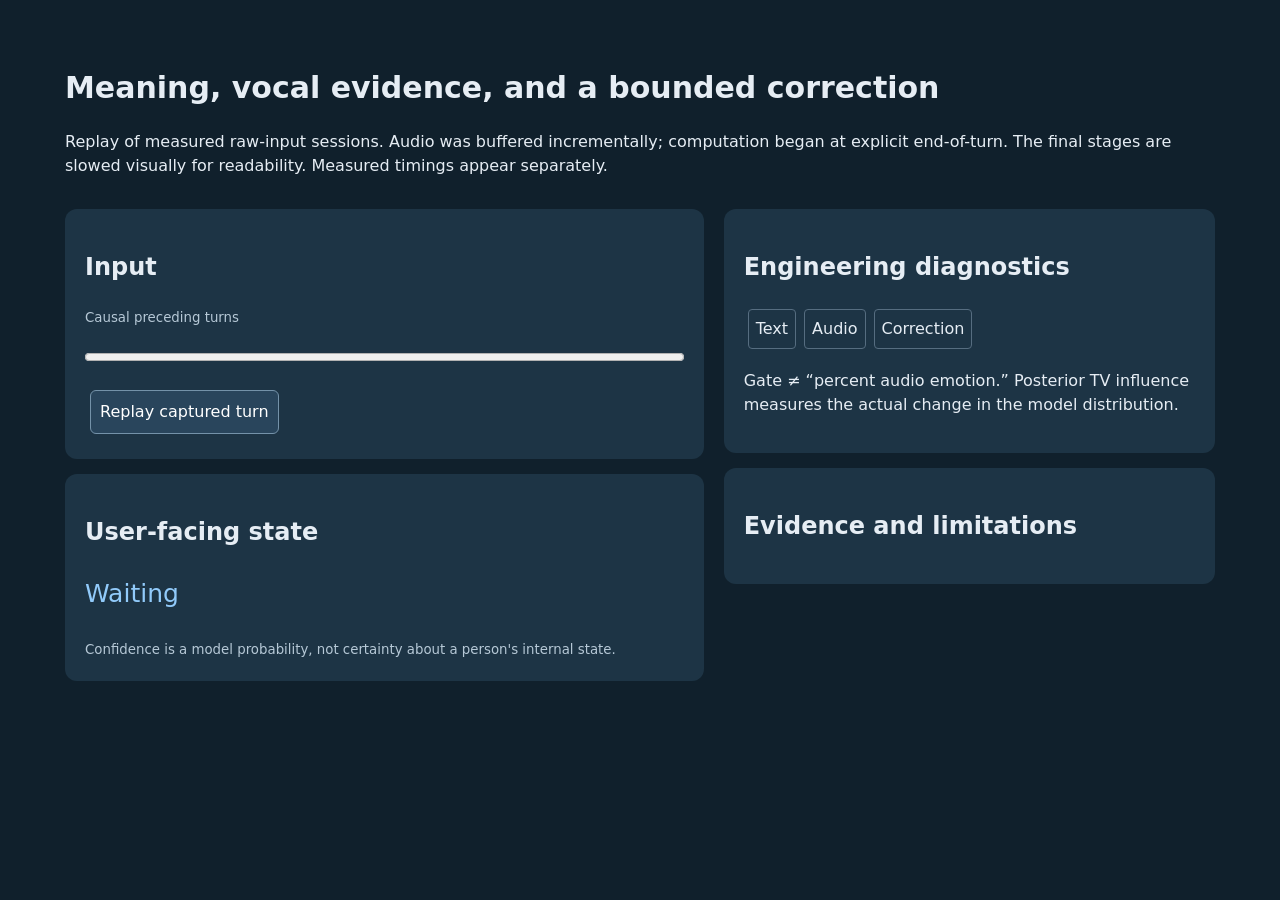
<file: roadmap_b/recording_kit/demo.html>
<!doctype html><html lang="en"><meta charset="utf-8"><meta name="viewport" content="width=device-width,initial-scale=1"><title>MELD robot interaction — recorded trace</title><style>body{background:#10202c;color:#e6edf4;font:16px/1.5 system-ui;max-width:1150px;margin:25px auto;padding:20px}h1{font-size:30px}button{font:inherit;color:#fff;background:#29455c;padding:9px;border:1px solid #7492a9;border-radius:6px;margin:5px;cursor:pointer}.grid{display:grid;grid-template-columns:1.3fr 1fr;gap:20px}.card{background:#1d3445;padding:20px;border-radius:12px;margin:15px 0}pre{white-space:pre-wrap;overflow-wrap:anywhere}small{color:#b6c8d6}#response{font-size:24px}progress{width:100%}.state{font-size:25px;color:#91cafa}.label{display:inline-block;min-width:105px}.bar{display:inline-block;background:#3b85bd;height:10px}#stages span{display:inline-block;padding:7px;border:1px solid #566d80;border-radius:4px;margin:4px}.active{background:#326d96}a{color:#a8d2f3}</style>
<h1>Meaning, vocal evidence, and a bounded correction</h1><p>Replay of measured raw-input sessions. Audio was buffered incrementally; computation began at explicit end-of-turn. The final stages are slowed visually for readability. Measured timings appear separately.</p><div id="cases"></div><div class="grid"><div><section class="card"><h2>Input</h2><p id="transcript"></p><small>Causal preceding turns</small><pre id="history"></pre><progress id="chunks" value="0" max="1"></progress><p id="inputStatus"></p><button id="play">Replay captured turn</button></section><section class="card"><h2>User-facing state</h2><p class="state" id="emotion">Waiting</p><div id="distribution"></div><p id="response"></p><small>Confidence is a model probability, not certainty about a person's internal state.</small></section></div><div><section class="card"><h2>Engineering diagnostics</h2><div id="stages"><span>Text</span><span>Audio</span><span>Correction</span></div><pre id="engineering"></pre><p>Gate ≠ “percent audio emotion.” Posterior TV influence measures the actual change in the model distribution.</p></section><section class="card"><h2>Evidence and limitations</h2><pre id="evidence"></pre></section></div></div>
<script type="application/json" id="trace">__TRACE_JSON__</script><script>
const data=JSON.parse(document.getElementById('trace').textContent),$=id=>document.getElementById(id);let selected,run=0;function clear(){run++;$('emotion').textContent='Waiting';$('response').textContent='';$('distribution').replaceChildren();$('engineering').textContent='';$('chunks').value=0;document.querySelectorAll('#stages span').forEach(x=>x.classList.remove('active'));}
function choose(name){clear();selected=data.cases[name];$('play').disabled=Boolean(selected.diagnostic);if(selected.diagnostic){$('transcript').textContent='Fixed phrase: '+Object.values(selected.diagnostic)[0].metadata.text;$('history').textContent='No preceding context';$('evidence').textContent=JSON.stringify(Object.fromEntries(Object.entries(selected.diagnostic).map(([k,v])=>[k,{intended_delivery:v.metadata.intended_delivery,emotion:v.state.emotion,distribution:v.state.distribution,gate:v.state.gate,audio_influence:v.state.audio_influence}])),null,2);$('inputStatus').textContent='Controlled human recordings; all three declared deliveries retained.';return;}$('transcript').textContent=selected.transcript;$('history').textContent=selected.history.map(x=>x.speaker+': '+x.text).join('\n')||'(none)';$('inputStatus').textContent='Ready to replay buffered chunks';$('evidence').textContent=`Case: ${name}\nDevelopment ID: ${selected.key}\nMELD label: ${selected.label}\nSelection rule: ${data.rules[name]}\n`+(selected.context_comparison?`Without history: text=${selected.context_comparison.without_history.text_prediction}; with history: text=${selected.context_comparison.with_history.text_prediction}`:'');}
function output(s){$('emotion').textContent=s.emotion+' · '+s.confidence.toFixed(3);$('response').textContent=s.response;$('distribution').replaceChildren();for(const [label,p]of Object.entries(s.distribution)){const row=document.createElement('div'),name=document.createElement('span'),bar=document.createElement('span');name.className='label';name.textContent=label;bar.className='bar';bar.style.width=(p*240)+'px';row.append(name,bar,document.createTextNode(' '+p.toFixed(3)));$('distribution').append(row);}$('engineering').textContent=JSON.stringify({text_prediction:s.text_prediction,audio_prediction:s.audio_prediction,gate:s.gate,audio_influence_TV:s.audio_influence,audio_available:s.audio_available,unavailable_reason:s.audio_unavailable_reason,latency_ms:s.latency_ms,model:'Frozen causal T1 + WavLM; adaptive residual seed 1337'},null,2);}
$('play').onclick=async()=>{clear();const token=run,c=selected,chunks=c.events.filter(x=>x.event==='audio_chunk');$('chunks').max=Math.max(1,chunks.length);let prev=0;for(let i=0;i<chunks.length;i++){await new Promise(r=>setTimeout(r,Math.min(chunks[i].t_ms-prev,350)));if(token!==run)return;prev=chunks[i].t_ms;$('chunks').value=i+1;$('inputStatus').textContent=`PCM chunk ${i+1}/${chunks.length} buffered`;}$('inputStatus').textContent='End-of-turn: final transcript supplied; canonical inference begins';for(const el of document.querySelectorAll('#stages span')){el.classList.add('active');await new Promise(r=>setTimeout(r,500));if(token!==run)return;}output(c.state);$('inputStatus').textContent='Final state and authored response emitted.';};
for(const name of ['audio_helps','audio_changes_little','failure','same_words','missing_audio','causal_history']){const button=document.createElement('button');button.textContent=name.replaceAll('_',' ');button.disabled=!data.cases[name];button.onclick=()=>choose(name);$('cases').append(button);}if(!data.cases.same_words){const p=document.createElement('p');p.textContent='Same-words delivery case is pending real consented recordings and blinded ratings.';$('cases').append(p);}choose(Object.keys(data.cases)[0]);
</script></html>
</file>
